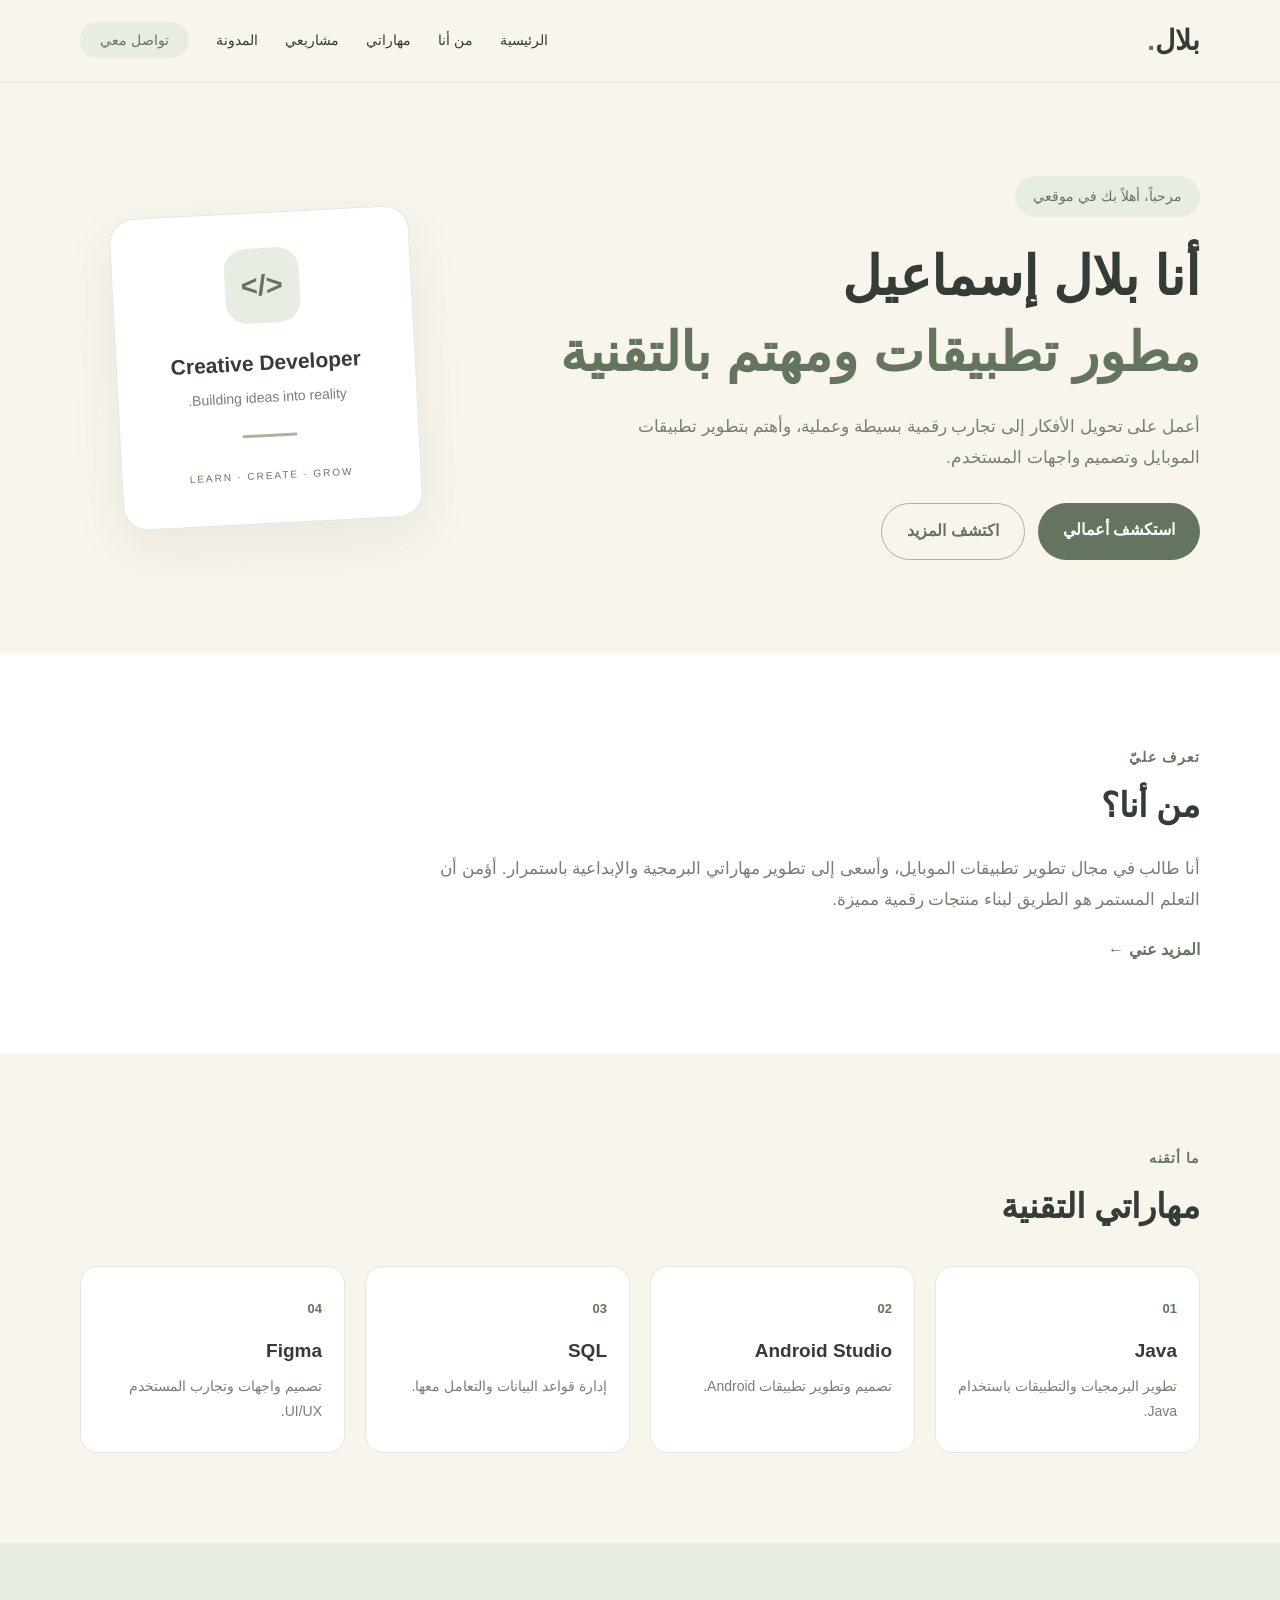
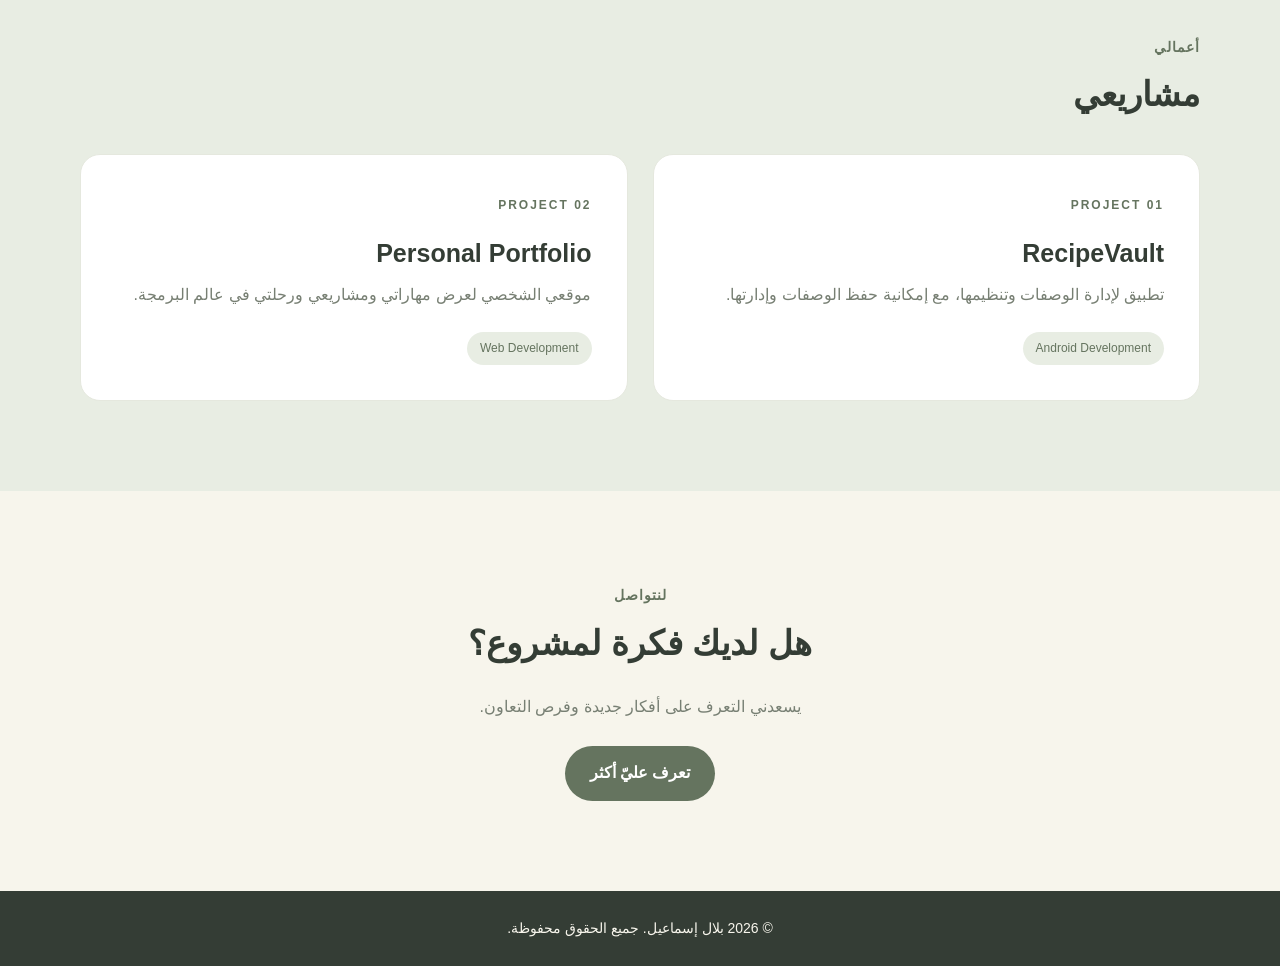
<file: index.html>
<!DOCTYPE html>
<html lang="ar" dir="rtl">
<head>
    <meta charset="UTF-8">
    <meta name="viewport" content="width=device-width, initial-scale=1.0">
    <title>بلال إسماعيل | معرض أعمالي</title>
    <link rel="stylesheet" href="style.css">
</head>
<body>

    <header class="header">
        <nav class="navbar container">
            <a href="index.html" class="logo">بلال<span>.</span></a>

            <ul class="nav-links">
                <li><a href="#home">الرئيسية</a></li>
                <li><a href="#about">من أنا</a></li>
                <li><a href="#skills">مهاراتي</a></li>
                <li><a href="#projects">مشاريعي</a></li>
                <li><a href="blog.html">المدونة</a></li>
                <li><a href="#contact" class="nav-button">تواصل معي</a></li>
            </ul>
        </nav>
    </header>

    <main>
        <section class="hero container" id="home">
            <div class="hero-content">
                <span class="welcome">مرحباً، أهلاً بك في موقعي</span>
                <h1>أنا بلال إسماعيل<br>
                    <span>مطور تطبيقات ومهتم بالتقنية</span>
                </h1>
                <p>
                    أعمل على تحويل الأفكار إلى تجارب رقمية بسيطة وعملية،
                    وأهتم بتطوير تطبيقات الموبايل وتصميم واجهات المستخدم.
                </p>
                <div class="hero-buttons">
                    <a href="#projects" class="btn primary-btn">استكشف أعمالي</a>
                    <a href="#about" class="btn secondary-btn">اكتشف المزيد</a>
                </div>
            </div>

            <div class="hero-decoration">
                <div class="hero-card">
                    <span class="code-icon">&lt;/&gt;</span>
                    <h3>Creative Developer</h3>
                    <p>Building ideas into reality.</p>
                    <div class="decoration-line"></div>
                    <span class="small-label">LEARN · CREATE · GROW</span>
                </div>
            </div>
        </section>

        <section class="about-section section-padding" id="about">
            <div class="container">
                <span class="section-label">تعرف عليّ</span>
                <h2>من أنا؟</h2>
                <p class="section-description">
                    أنا طالب في مجال تطوير تطبيقات الموبايل،
                    وأسعى إلى تطوير مهاراتي البرمجية والإبداعية باستمرار.
                    أؤمن أن التعلم المستمر هو الطريق لبناء منتجات رقمية مميزة.
                </p>
                <a href="about.html" class="text-link">المزيد عني ←</a>
            </div>
        </section>

        <section class="skills-section section-padding" id="skills">
            <div class="container">
                <span class="section-label">ما أتقنه</span>
                <h2>مهاراتي التقنية</h2>

                <div class="skills-grid">
                    <div class="skill-card">
                        <span>01</span>
                        <h3>Java</h3>
                        <p>تطوير البرمجيات والتطبيقات باستخدام Java.</p>
                    </div>
                    <div class="skill-card">
                        <span>02</span>
                        <h3>Android Studio</h3>
                        <p>تصميم وتطوير تطبيقات Android.</p>
                    </div>
                    <div class="skill-card">
                        <span>03</span>
                        <h3>SQL</h3>
                        <p>إدارة قواعد البيانات والتعامل معها.</p>
                    </div>
                    <div class="skill-card">
                        <span>04</span>
                        <h3>Figma</h3>
                        <p>تصميم واجهات وتجارب المستخدم UI/UX.</p>
                    </div>
                </div>
            </div>
        </section>

        <section class="projects-section section-padding" id="projects">
            <div class="container">
                <span class="section-label">أعمالي</span>
                <h2>مشاريعي</h2>

                <div class="projects-grid">
                    <article class="project-card">
                        <span class="project-number">PROJECT 01</span>
                        <h3>RecipeVault</h3>
                        <p>
                            تطبيق لإدارة الوصفات وتنظيمها،
                            مع إمكانية حفظ الوصفات وإدارتها.
                        </p>
                        <span class="project-tag">Android Development</span>
                    </article>

                    <article class="project-card">
                        <span class="project-number">PROJECT 02</span>
                        <h3>Personal Portfolio</h3>
                        <p>
                            موقعي الشخصي لعرض مهاراتي
                            ومشاريعي ورحلتي في عالم البرمجة.
                        </p>
                        <span class="project-tag">Web Development</span>
                    </article>
                </div>
            </div>
        </section>

        <section class="contact-section section-padding" id="contact">
            <div class="container">
                <span class="section-label">لنتواصل</span>
                <h2>هل لديك فكرة لمشروع؟</h2>
                <p>يسعدني التعرف على أفكار جديدة وفرص التعاون.</p>
                <a href="about.html" class="btn primary-btn">تعرف عليّ أكثر</a>
            </div>
        </section>
    </main>

    <footer class="footer">
        <div class="container">
            <p>© 2026 بلال إسماعيل. جميع الحقوق محفوظة.</p>
        </div>
    </footer>

</body>
</html>
</file>
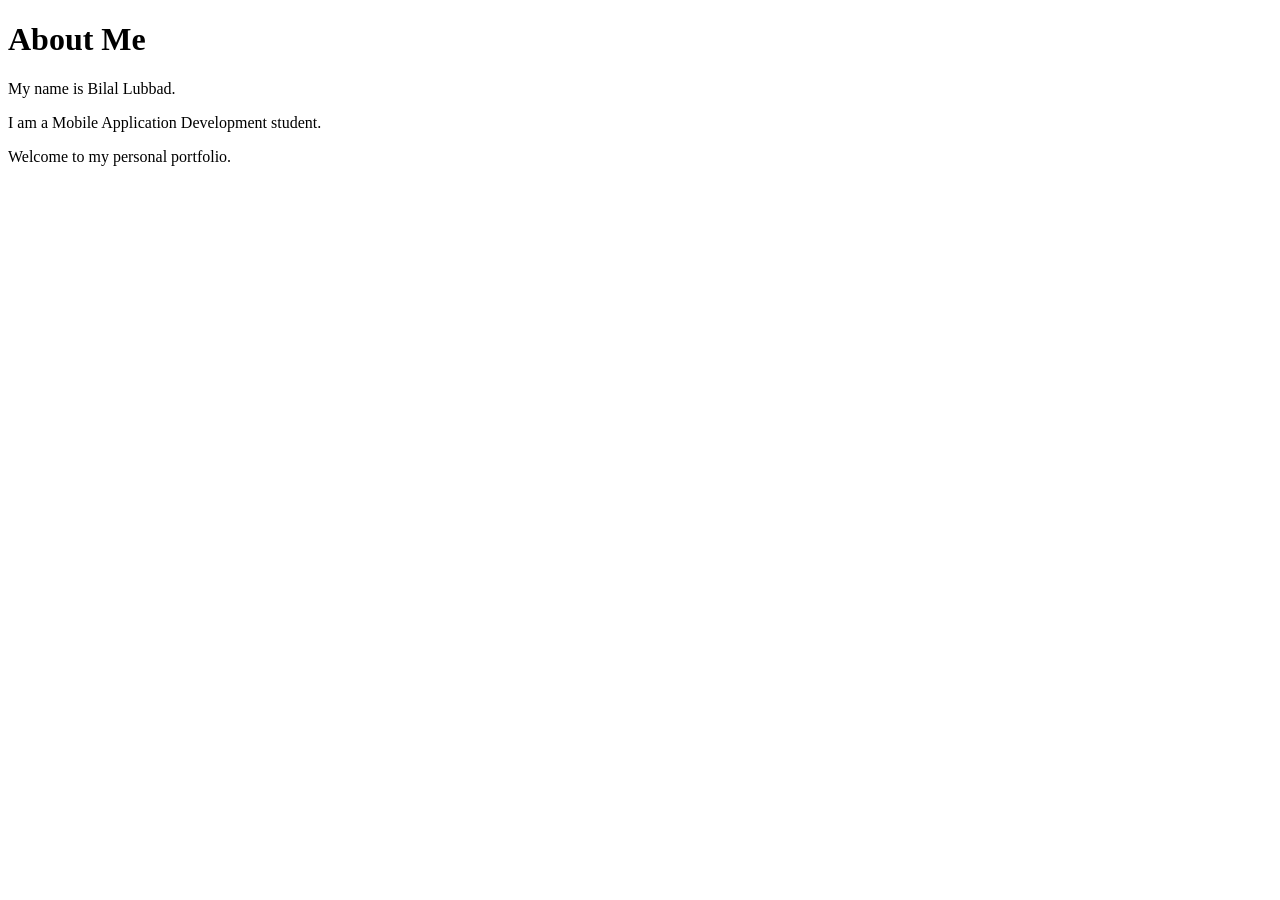
<file: about.html>
<!DOCTYPE html>
<html>
<head>
    <title>About Me</title>
</head>
<body>
    <h1>About Me</h1>
    <p>My name is Bilal Lubbad.</p>
    <p>I am a Mobile Application Development student.</p>
    <p>Welcome to my personal portfolio.</p>
</body>
</html>
</file>
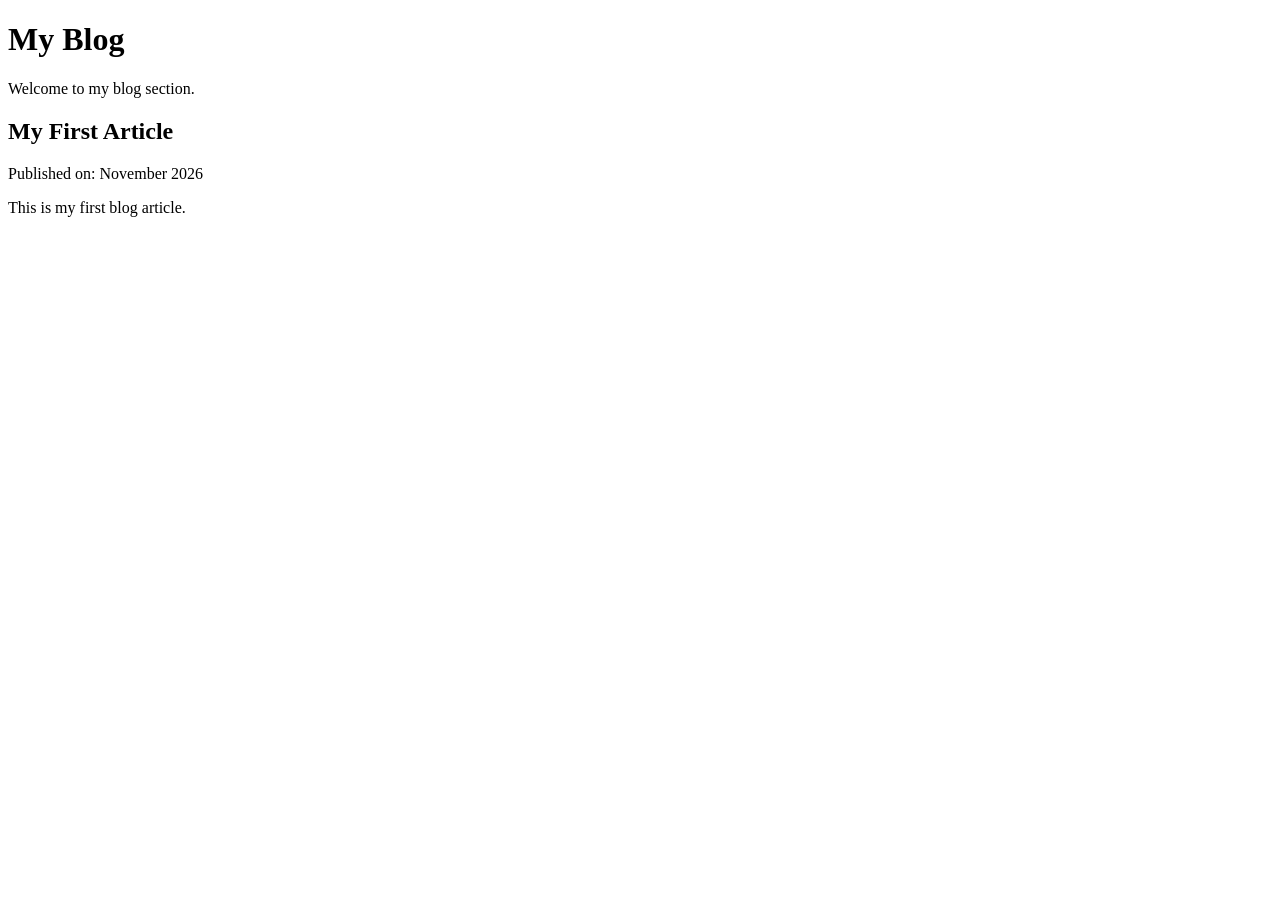
<file: blog.html>
<!DOCTYPE html>
<html>
<head>
    <title>My Blog</title>
</head>
<body>
    <h1>My Blog</h1>
    <p>Welcome to my blog section.</p>
    <section>
    <h2>My First Article</h2>
    <p>Published on: November 2026</p>
    <p>This is my first blog article.</p>
</section>
</body>
</html>
</file>
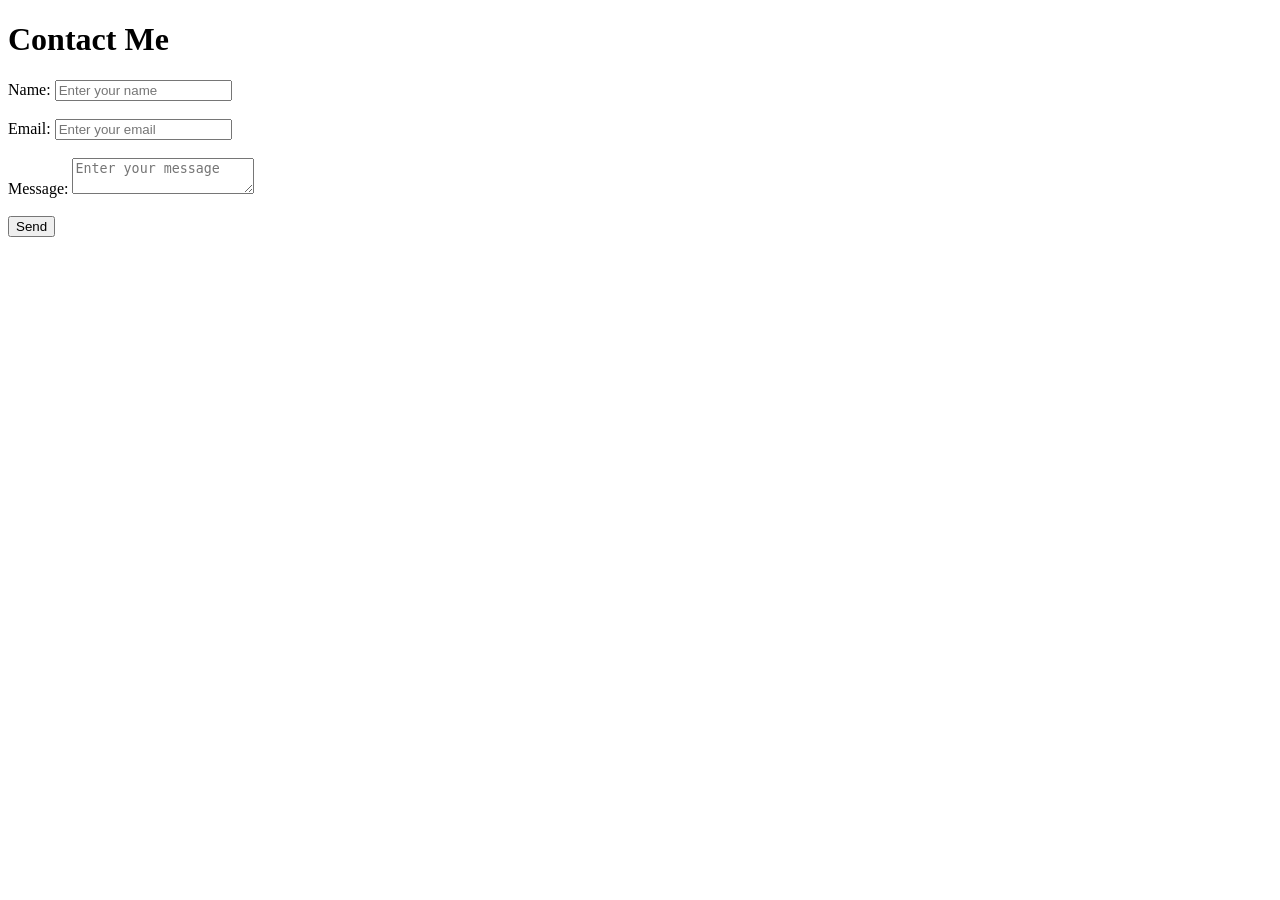
<file: contact.html>
<!DOCTYPE html>
<html>
<head>
    <title>Contact Me</title>
</head>
<body>
    <h1>Contact Me</h1>

    <form>
        <label>Name:</label>
        <input type="text" placeholder="Enter your name">

        <br><br>

        <label>Email:</label>
        <input type="email" placeholder="Enter your email">

        <br><br>

        <label>Message:</label>
        <textarea placeholder="Enter your message"></textarea>

        <br><br>

        <button type="submit">Send</button>
    </form>
</body>
</html>
</file>
<file: style.css>
/* ==============================
   General Settings
================================= */

:root {
    --cream: #F7F5EC;
    --white: #FFFFFF;
    --sage-light: #E8EDE3;
    --sage: #A8B59B;
    --sage-dark: #65745F;
    --text: #343D35;
    --muted: #777F73;
    --border: #E5E8DE;
}

* {
    margin: 0;
    padding: 0;
    box-sizing: border-box;
}

html {
    scroll-behavior: smooth;
}

body {
    font-family: Tahoma, Arial, sans-serif;
    background: var(--cream);
    color: var(--text);
    line-height: 1.8;
}

a {
    text-decoration: none;
    color: inherit;
}

.container {
    width: min(1120px, 90%);
    margin: auto;
}

.section-padding {
    padding: 90px 0;
}

h1, h2, h3 {
    line-height: 1.4;
}

h2 {
    font-size: 34px;
    margin: 10px 0 25px;
}

.section-label {
    color: var(--sage-dark);
    font-size: 14px;
    font-weight: bold;
    letter-spacing: 1px;
}

/* ==============================
   Navigation
================================= */

.header {
    background: rgba(247, 245, 236, 0.95);
    border-bottom: 1px solid var(--border);
    position: sticky;
    top: 0;
    z-index: 100;
    backdrop-filter: blur(12px);
}

.navbar {
    min-height: 82px;
    display: flex;
    align-items: center;
    justify-content: space-between;
    gap: 25px;
}

.logo {
    font-size: 28px;
    font-weight: bold;
    color: var(--text);
}

.logo span {
    color: var(--sage-dark);
}

.nav-links {
    display: flex;
    align-items: center;
    gap: 27px;
    list-style: none;
    font-size: 14px;
}

.nav-links a {
    transition: color 0.3s;
}

.nav-links a:hover {
    color: var(--sage-dark);
}

.nav-button {
    background: var(--sage-light);
    padding: 10px 20px;
    border-radius: 30px;
    color: var(--sage-dark);
}

/* ==============================
   Hero Section
================================= */

.hero {
    min-height: 570px;
    display: grid;
    grid-template-columns: 1.3fr 0.7fr;
    align-items: center;
    gap: 60px;
    padding-top: 70px;
    padding-bottom: 70px;
}

.welcome {
    display: inline-block;
    background: var(--sage-light);
    color: var(--sage-dark);
    padding: 8px 18px;
    border-radius: 30px;
    font-size: 14px;
    margin-bottom: 22px;
}

.hero h1 {
    font-size: clamp(35px, 5vw, 54px);
    margin-bottom: 22px;
}

.hero h1 span {
    color: var(--sage-dark);
}

.hero-content > p {
    color: var(--muted);
    max-width: 600px;
    font-size: 17px;
    margin-bottom: 30px;
}

.hero-buttons {
    display: flex;
    flex-wrap: wrap;
    gap: 13px;
}

.btn {
    display: inline-block;
    padding: 13px 25px;
    border-radius: 30px;
    font-weight: bold;
    transition: 0.3s;
}

.primary-btn {
    background: var(--sage-dark);
    color: var(--white);
}

.primary-btn:hover {
    background: var(--text);
    transform: translateY(-3px);
}

.secondary-btn {
    border: 1px solid var(--sage);
    color: var(--sage-dark);
}

.secondary-btn:hover {
    background: var(--sage-light);
}

.hero-decoration {
    display: flex;
    justify-content: center;
    align-items: center;
}

.hero-card {
    background: var(--white);
    border: 1px solid var(--border);
    border-radius: 25px;
    width: 300px;
    min-height: 310px;
    padding: 35px;
    text-align: center;
    box-shadow: 0 20px 55px rgba(52, 61, 53, 0.07);
    transform: rotate(-3deg);
    transition: transform 0.4s;
}

.hero-card:hover {
    transform: rotate(0deg) translateY(-8px);
}

.code-icon {
    display: inline-flex;
    width: 75px;
    height: 75px;
    justify-content: center;
    align-items: center;
    background: var(--sage-light);
    border-radius: 22px;
    color: var(--sage-dark);
    font-size: 29px;
    font-weight: bold;
    margin-bottom: 25px;
}

.hero-card h3 {
    font-size: 21px;
    margin-bottom: 8px;
}

.hero-card p {
    color: var(--muted);
    font-size: 14px;
}

.decoration-line {
    width: 55px;
    height: 3px;
    background: var(--sage);
    margin: 23px auto;
    border-radius: 5px;
}

.small-label {
    font-size: 10px;
    color: var(--sage-dark);
    letter-spacing: 2px;
}

/* ==============================
   About Section
================================= */

.about-section {
    background: var(--white);
}

.section-description {
    max-width: 760px;
    color: var(--muted);
    font-size: 17px;
    margin-bottom: 20px;
}

.text-link {
    color: var(--sage-dark);
    font-weight: bold;
}

/* ==============================
   Skills Section
================================= */

.skills-grid {
    display: grid;
    grid-template-columns: repeat(4, 1fr);
    gap: 20px;
    margin-top: 35px;
}

.skill-card {
    background: var(--white);
    padding: 27px 22px;
    border: 1px solid var(--border);
    border-radius: 18px;
    transition: 0.3s;
}

.skill-card:hover {
    transform: translateY(-7px);
    border-color: var(--sage);
}

.skill-card > span {
    color: var(--sage-dark);
    font-size: 13px;
    font-weight: bold;
}

.skill-card h3 {
    margin: 15px 0 10px;
    font-size: 19px;
}

.skill-card p {
    color: var(--muted);
    font-size: 14px;
}

/* ==============================
   Projects Section
================================= */

.projects-section {
    background: var(--sage-light);
}

.projects-grid {
    display: grid;
    grid-template-columns: repeat(2, 1fr);
    gap: 25px;
    margin-top: 35px;
}

.project-card {
    background: var(--white);
    padding: 35px;
    border-radius: 20px;
    border: 1px solid var(--border);
    transition: 0.3s;
}

.project-card:hover {
    transform: translateY(-6px);
    box-shadow: 0 15px 35px rgba(52, 61, 53, 0.07);
}

.project-number {
    color: var(--sage-dark);
    font-size: 12px;
    font-weight: bold;
    letter-spacing: 2px;
}

.project-card h3 {
    margin: 17px 0 10px;
    font-size: 25px;
}

.project-card p {
    color: var(--muted);
    margin-bottom: 22px;
}

.project-tag {
    display: inline-block;
    background: var(--sage-light);
    color: var(--sage-dark);
    padding: 6px 13px;
    border-radius: 20px;
    font-size: 12px;
}

/* ==============================
   Contact Section
================================= */

.contact-section {
    text-align: center;
}

.contact-section p {
    color: var(--muted);
    margin-bottom: 25px;
}

/* ==============================
   Footer
================================= */

.footer {
    background: var(--text);
    color: var(--cream);
    text-align: center;
    padding: 25px 0;
    font-size: 14px;
}

/* ==============================
   Responsive Design
================================= */

@media (max-width: 850px) {
    .navbar {
        flex-direction: column;
        padding: 18px 0;
    }

    .nav-links {
        justify-content: center;
        flex-wrap: wrap;
        gap: 15px;
    }

    .hero {
        grid-template-columns: 1fr;
        text-align: center;
        gap: 45px;
    }

    .hero-content > p {
        margin-right: auto;
        margin-left: auto;
    }

    .hero-buttons {
        justify-content: center;
    }

    .skills-grid {
        grid-template-columns: repeat(2, 1fr);
    }
}

@media (max-width: 520px) {
    .section-padding {
        padding: 65px 0;
    }

    .hero {
        padding-top: 55px;
    }

    .nav-links {
        gap: 12px;
        font-size: 12px;
    }

    .skills-grid,
    .projects-grid {
        grid-template-columns: 1fr;
    }

    .hero-card {
        width: 260px;
    }

    h2 {
        font-size: 29px;
    }
}
</file>
